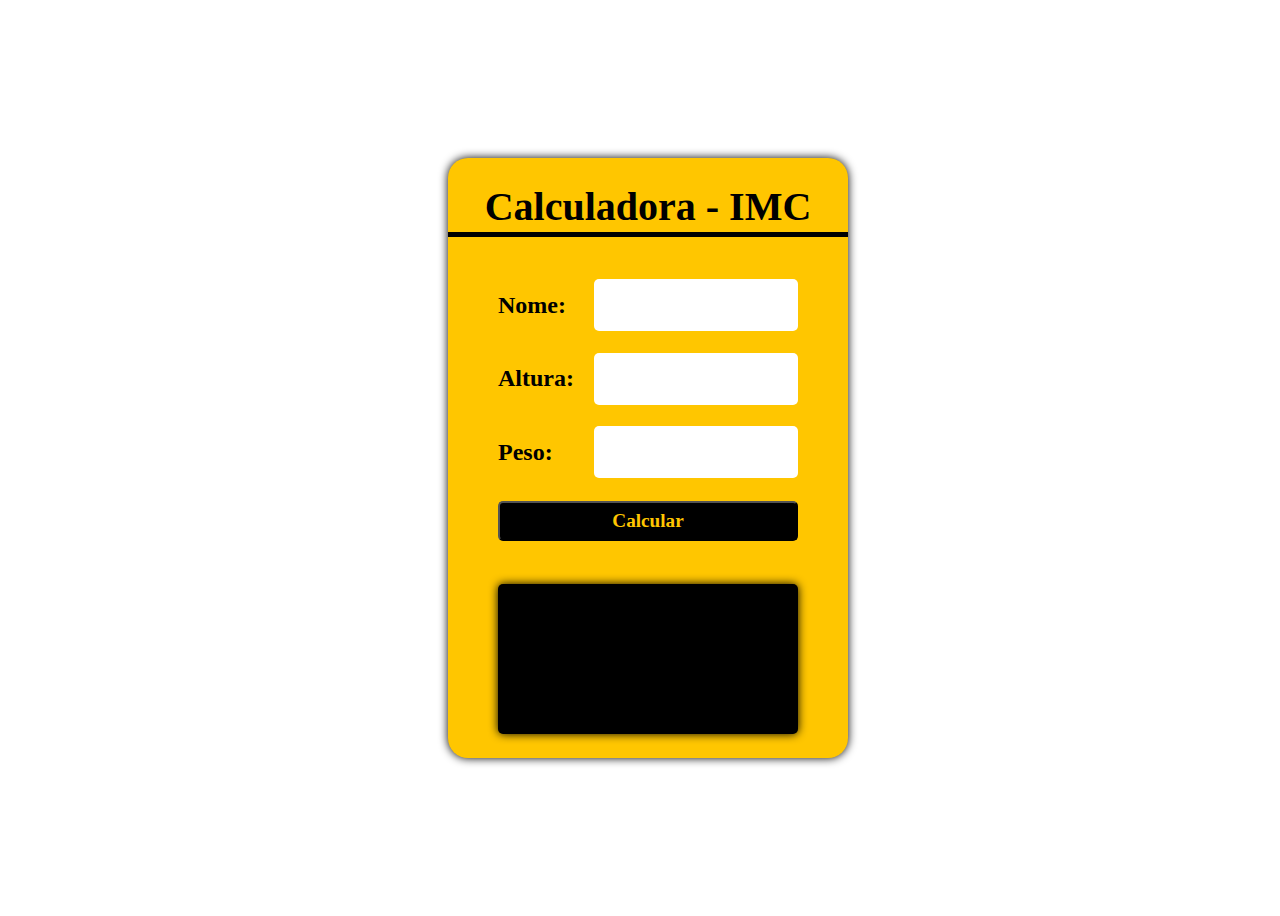
<file: 00-imc/index.html>
<!DOCTYPE html>
<html lang="en">
  <head>
    <meta charset="UTF-8">
    <meta name="viewport" content="width=device-width, initial-scale=1.0">
    <title>IMC</title>
    <link rel="stylesheet" href="style.css">
  </head>
  <body>
    <main>
      <div class="container">
        <div class="title"> Calculadora - IMC </div>
        <div class="input">
            <label>Nome:</label>
            <input type="text" id='nome'>
        </div>
        <div class="input">
            <label>Altura:</label>
            <input type="number" id='altura'>
        </div>
        <div class="input">
            <label>Peso:</label>
            <input type="number" id='peso'>
        </div>
        <button id='calcular'>Calcular</button>

        <div class="result" id='resultado'></div>
      </div>
    </main>
    <script src="./imc.js"></script>
  </body>
</html>
</file>
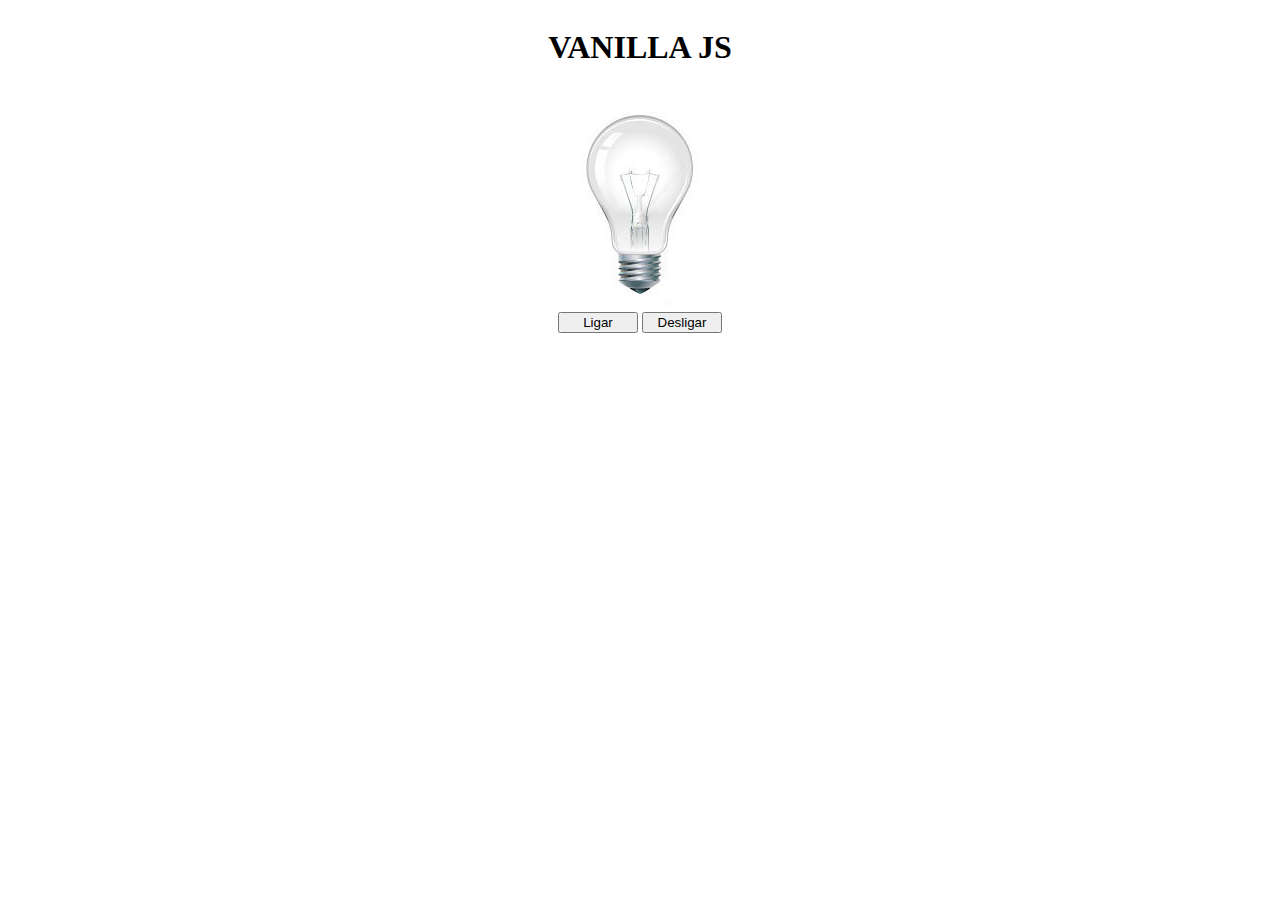
<file: 01-lamp/index.html>
<!DOCTYPE html>
<html lang="en">
<head>
    <meta charset="UTF-8">
    <meta name="viewport" content="width=device-width, initial-scale=1.0">
    <link rel="stylesheet" href="style.css">
    <title>Lâmpada</title>
</head>
<body>
    <header>
        <h1>VANILLA JS</h1>
    </header>
    <main>
        <div>
            <img src="./img/desligada.jpg" alt="Lâmpada" id='lamp'>
        </div>
        <div>
            <button id='turnOn'>Ligar</button>
            <button id='turnOff'>Desligar</button>
        </div>
    </main>
    <script src="./lampada.js"></script>
</body>
</html>
</file>
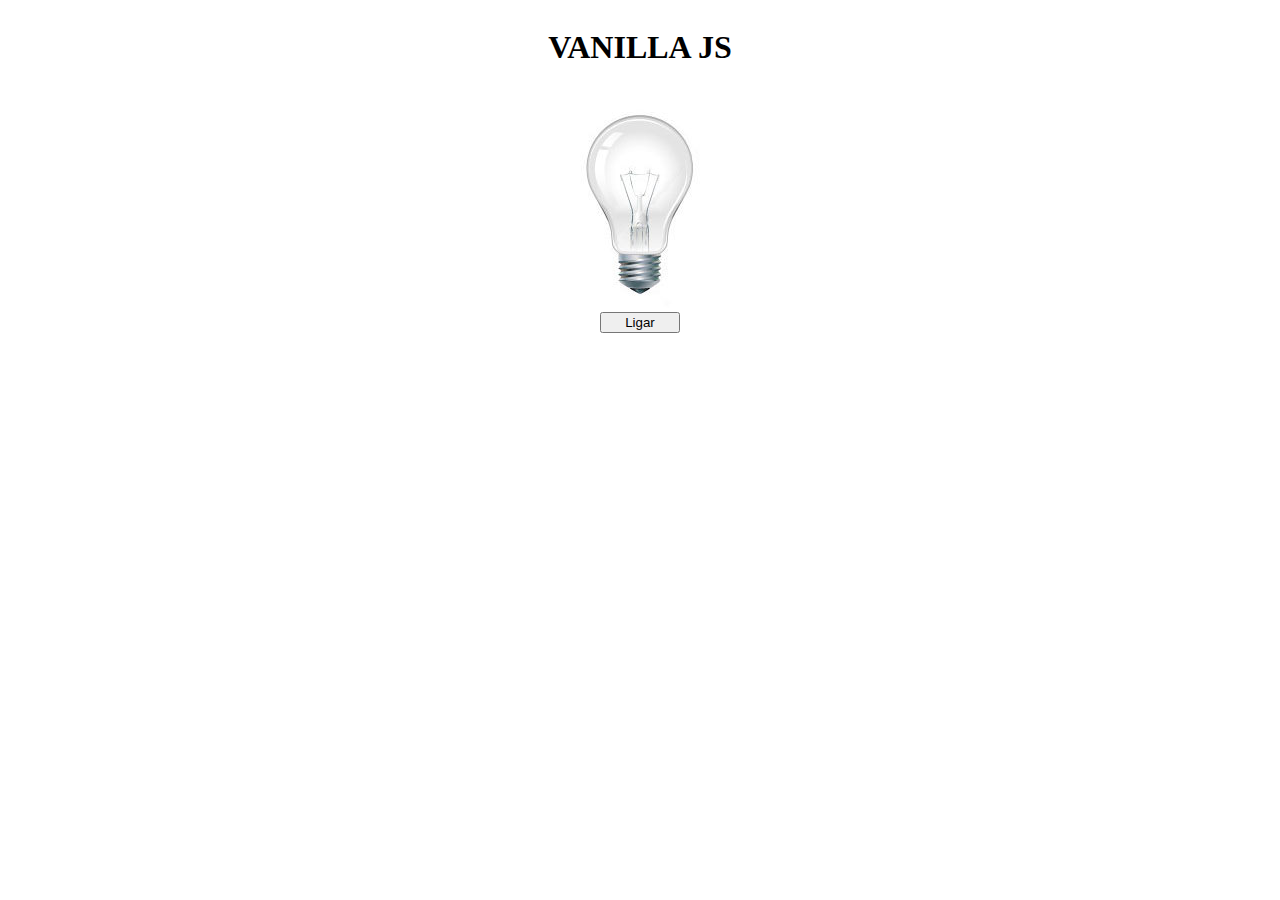
<file: 01-Solução lamp/index.html>
<!DOCTYPE html>
<html lang="en">
<head>
    <meta charset="UTF-8">
    <meta name="viewport" content="width=device-width, initial-scale=1.0">
    <link rel="stylesheet" href="style.css">
    <title>Lâmpada</title>
</head>
<body>
    <header>
        <h1>VANILLA JS</h1>
    </header>
    <main>
        <div>
            <img src="./img/desligada.jpg" alt="Lâmpada" id='lamp'>
        </div>
        <div>
            <button id='turnOnOff'>Ligar</button>
        </div>
    </main>
    <script src="./lampada.js"></script>
</body>
</html>
</file>
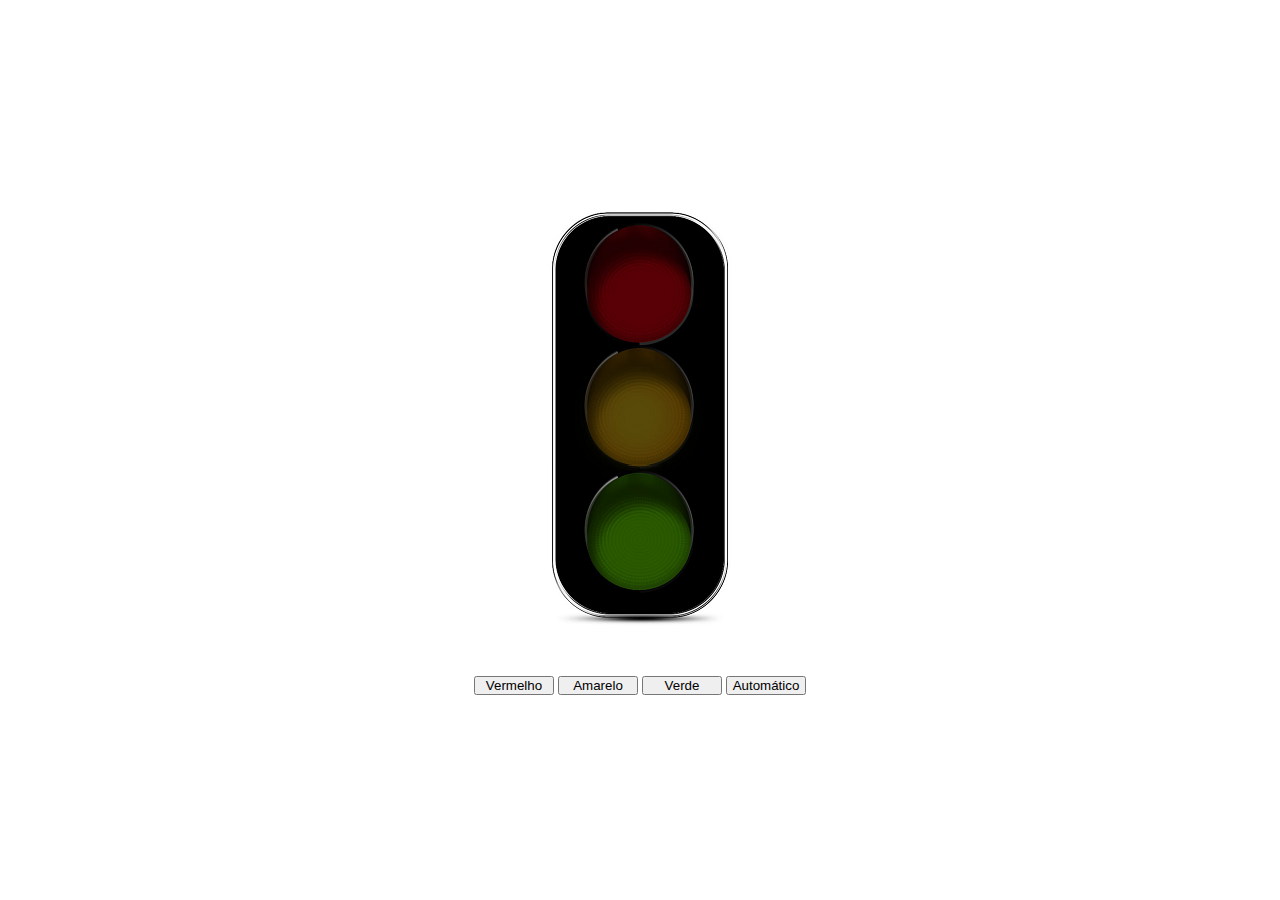
<file: 02-semaforo/index.html>
<!DOCTYPE html>
<html lang="pt-br">
<head>
    <meta charset="UTF-8">
    <meta name="viewport" content="width=device-width, initial-scale=1.0">
    <title>Semáforo</title>
    <link rel="stylesheet" href="style.css">
</head>
<body>
    <main>
        <div>
            <img src="./img/desligado.png" id='img' >
        </div>
        <div id='buttons'>
            <button id='red' class="button" >Vermelho</button>
            <button id='yellow' class="button" >Amarelo</button>
            <button id='green' class="button" >Verde</button>
            <button name='teste' id='automatic' class="button" >Automático</button>
        </div>
    </main>

    <script src="./semaforo.js"></script>
</body>
</html>
</file>
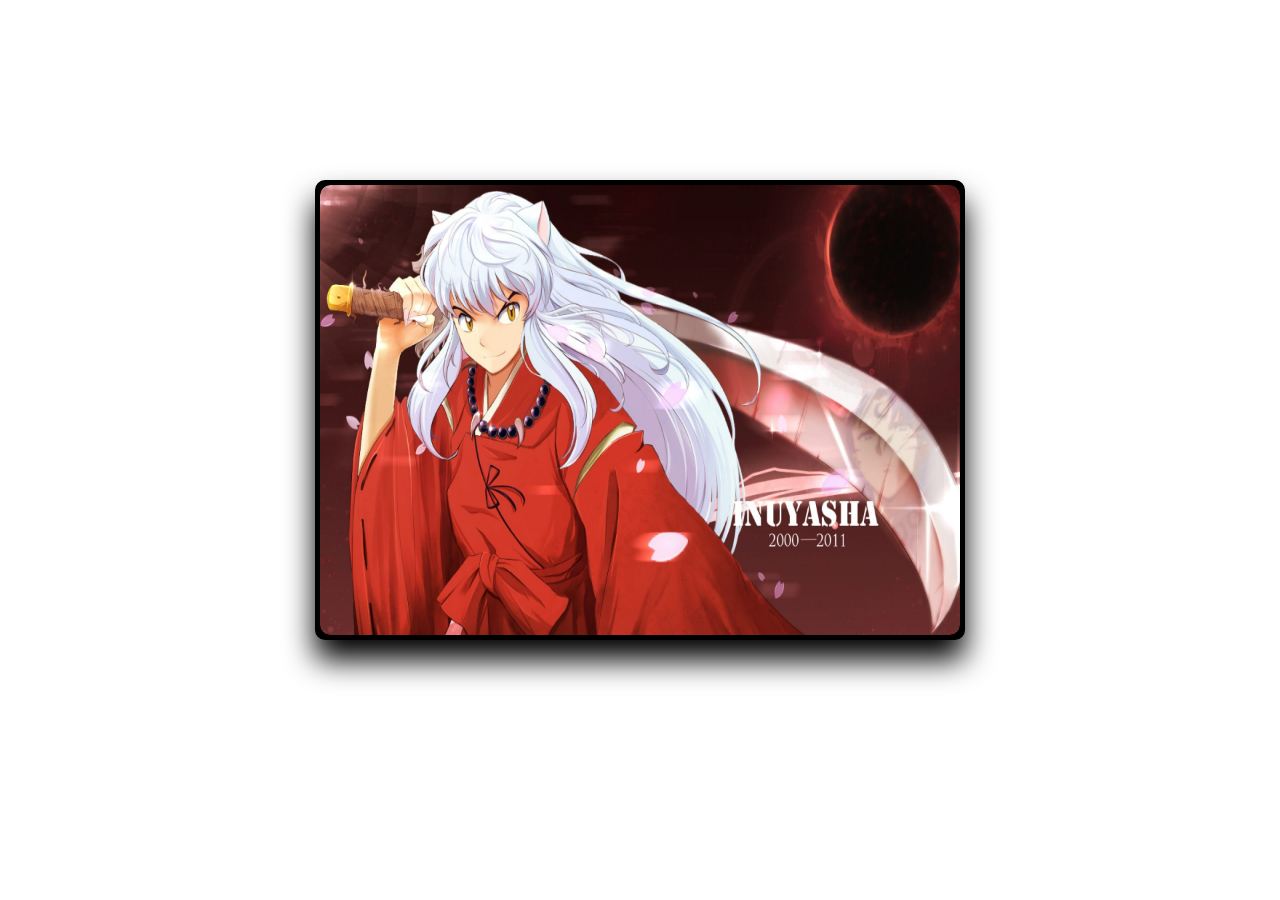
<file: 03-slideshow/index.html>
<!DOCTYPE html>
<html lang="pt-br">
<head>
    <meta charset="UTF-8">
    <meta name="viewport" content="width=device-width, initial-scale=1.0">
    <title>SLIDESHOW</title>
    <link rel="stylesheet" href="style.css">
</head>
<body>
    <div class="container-slide">
        <div class="action-button" id="previous">&laquo</div>
        <div class="container-items" id="container-items"></div>
        <div class="action-button" id="next">&raquo</div>
    </div>
    <script src="./slideShow.js"></script>
</body>
</html>
</file>
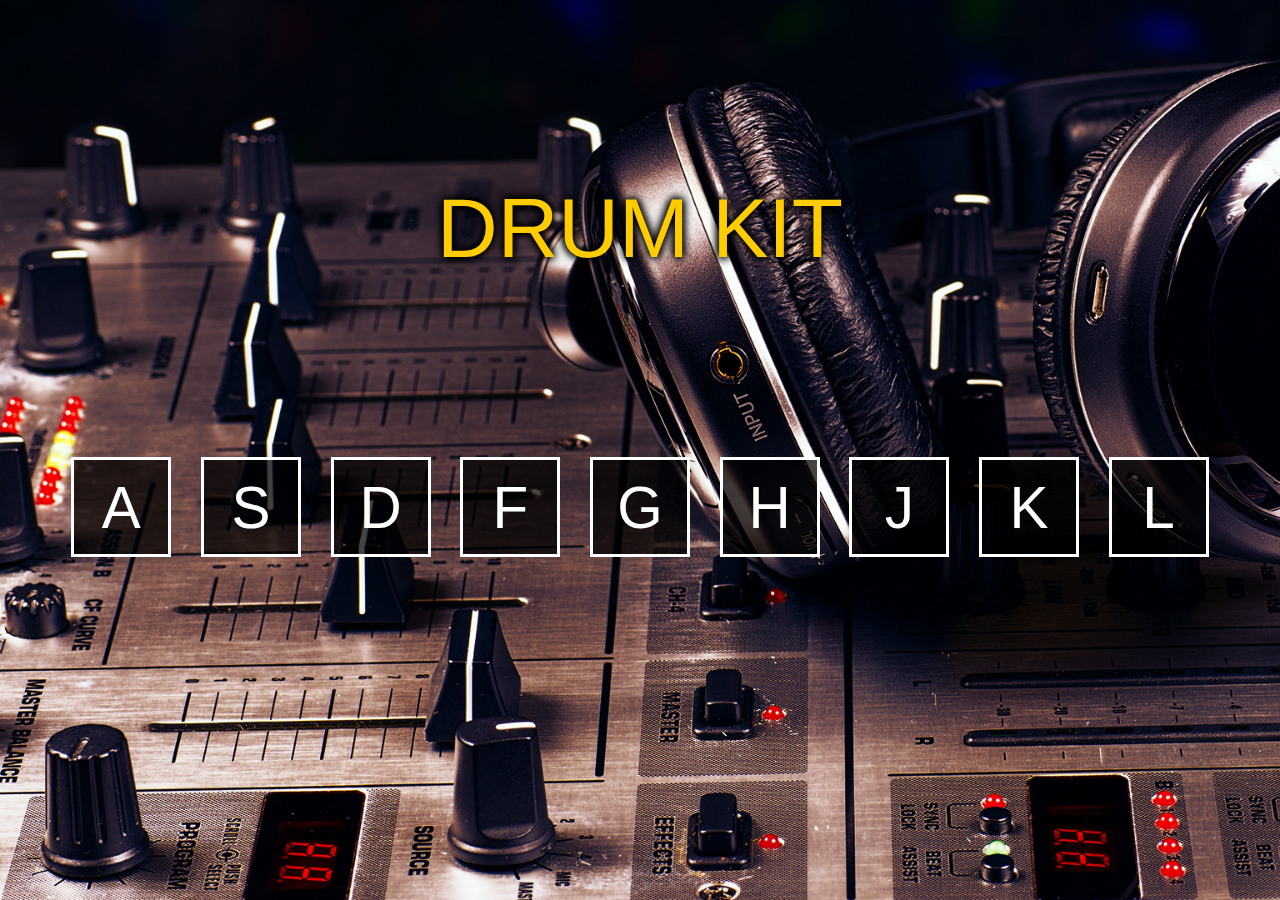
<file: 04-DRUM-KIT/index.html>
<!DOCTYPE html>
<html lang="pt-br">
    <head>
        <meta charset="UTF-8">
        <meta name="viewport" content="width=device-width, initial-scale=1.0">
        <link rel="stylesheet" href="style.css">
        <title>DRUM KIT</title>
    </head>
    <body>
        <main>
            <diV class="title">DRUM KIT</div> 
            <div class="container" id="container">
            </div>
            <script src="./index.js"></script>
        </main>
    </body>
</html>
</file>
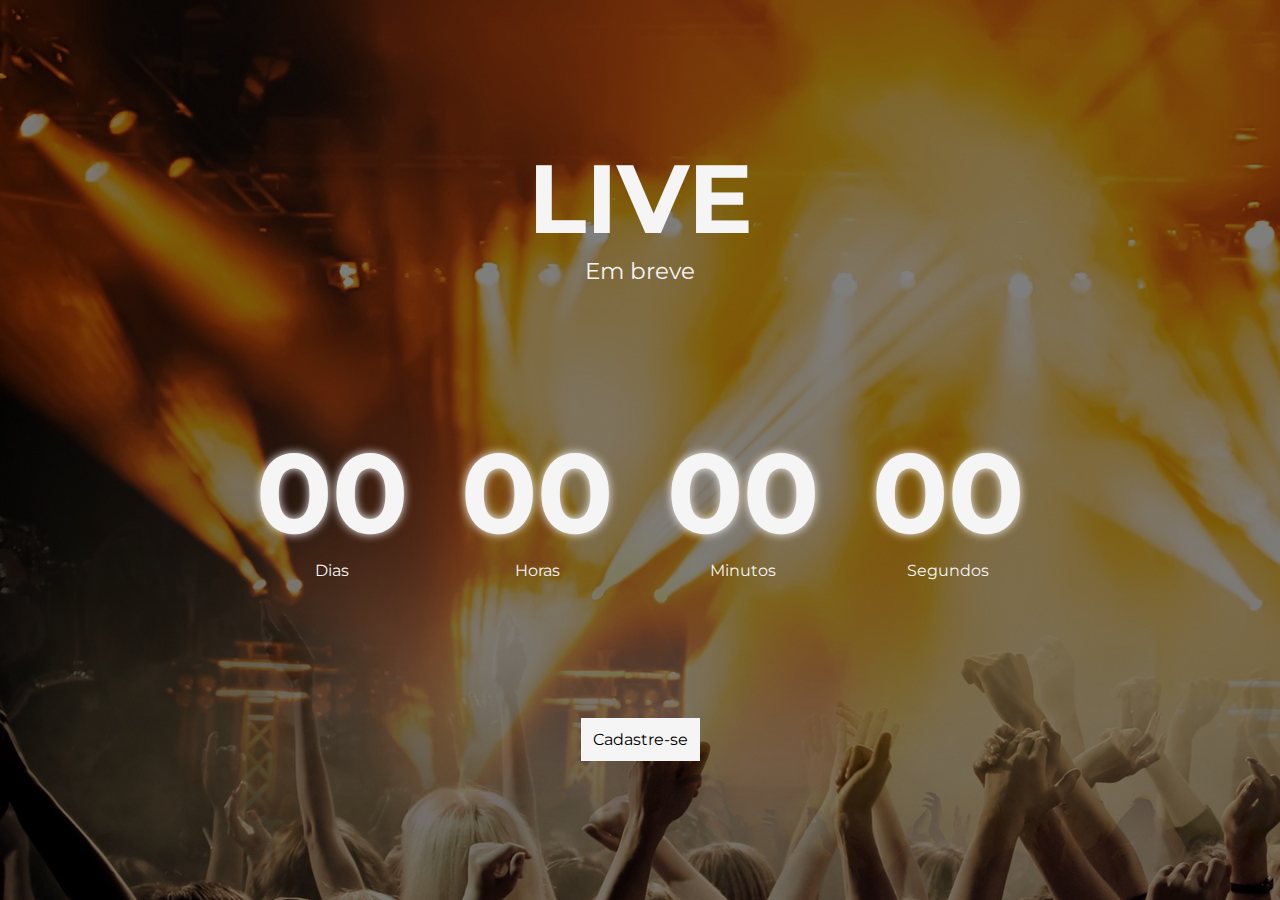
<file: 05-countdown/index.html>
<!DOCTYPE html>
<html lang="pt-br">
<head>
    <meta charset="UTF-8">
    <meta name="viewport" content="width=device-width, initial-scale=1.0">
    <link rel="stylesheet" href="style.css">
    <link href="https://fonts.googleapis.com/css2?family=Montserrat:wght@700&display=swap" rel="stylesheet">
    <title>Count Down</title>
</head>
<body>
    <div class="container">
        <div class='title'>
            <h1>LIVE</h1>
            <p>Em breve</p>
        </div>

        <div class="countdown">
            <div >
                <h1 id="dias">00</h1>
                <p>Dias</p>
            </div>
            <div>
                <h1 id="horas">00</h1>
                <p>Horas</p>
            </div>
            <div>
                <h1  id="minutos">00</h1>
                <p>Minutos</p>
            </div>
            <div>
                <h1 id="segundos">00</h1>
                <p>Segundos</p>
            </div>
        </div>

        <div class='button'>
            <p>Cadastre-se</p>
        </div>
    </div>

    <script src="./main.js"></script>
</body>
</html>
</file>
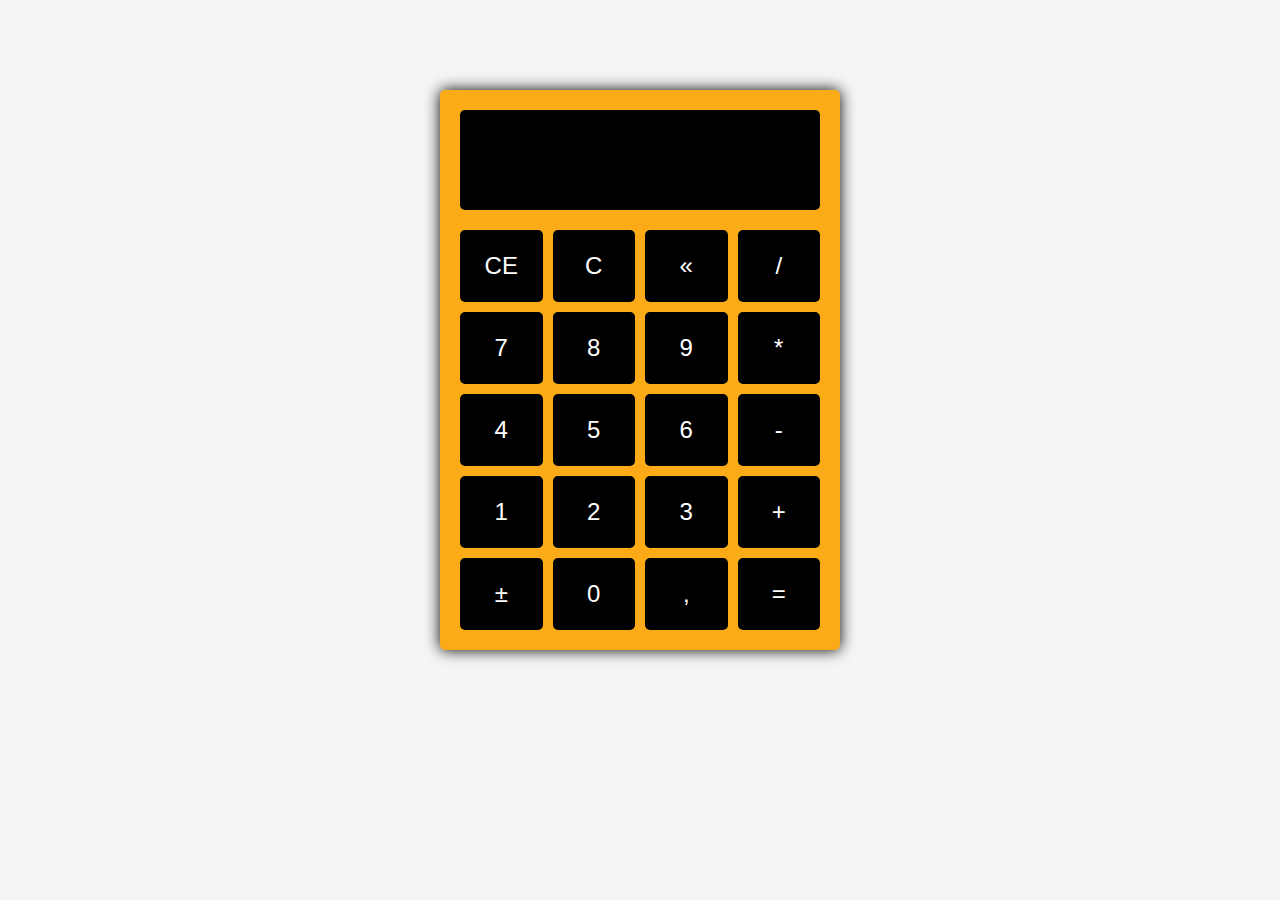
<file: 06-Calculadora/index.html>
<!DOCTYPE html>
<html lang="en">
<head>
    <meta charset="UTF-8">
    <meta name="viewport" content="width=device-width, initial-scale=1.0">
    <link rel="stylesheet" href="style.css">
    <title>calculadora</title>
</head>
<body>
    <div class="calculator">
        <div class="display" id="display"></div>
        <div class="calculator-buttons">
            <button id="limparDisplay">CE</button>
            <button id="limparCalculo">C</button>
            <button id="backspace">«</button>
            <button id="operadorDividir">/</button>
            <button id="tecla7">7</button>
            <button id="tecla8">8</button>
            <button id="tecla9">9</button>
            <button id="operadorMultiplicar">*</button>
            <button id="tecla4">4</button>
            <button id="tecla5">5</button>
            <button id="tecla6">6</button>
            <button id="operadorSubtrair">-</button>
            <button id="tecla1">1</button>
            <button id="tecla2">2</button>
            <button id="tecla3">3</button>
            <button id="operadorAdicionar">+</button>
            <button id="inverter">±</button>
            <button id="tecla0">0</button>
            <button id="decimal">,</button>
            <button id="igual">=</button>
        </div>
    </div>
    <script src="calculadora.js"></script>
</body>
</html>
</file>
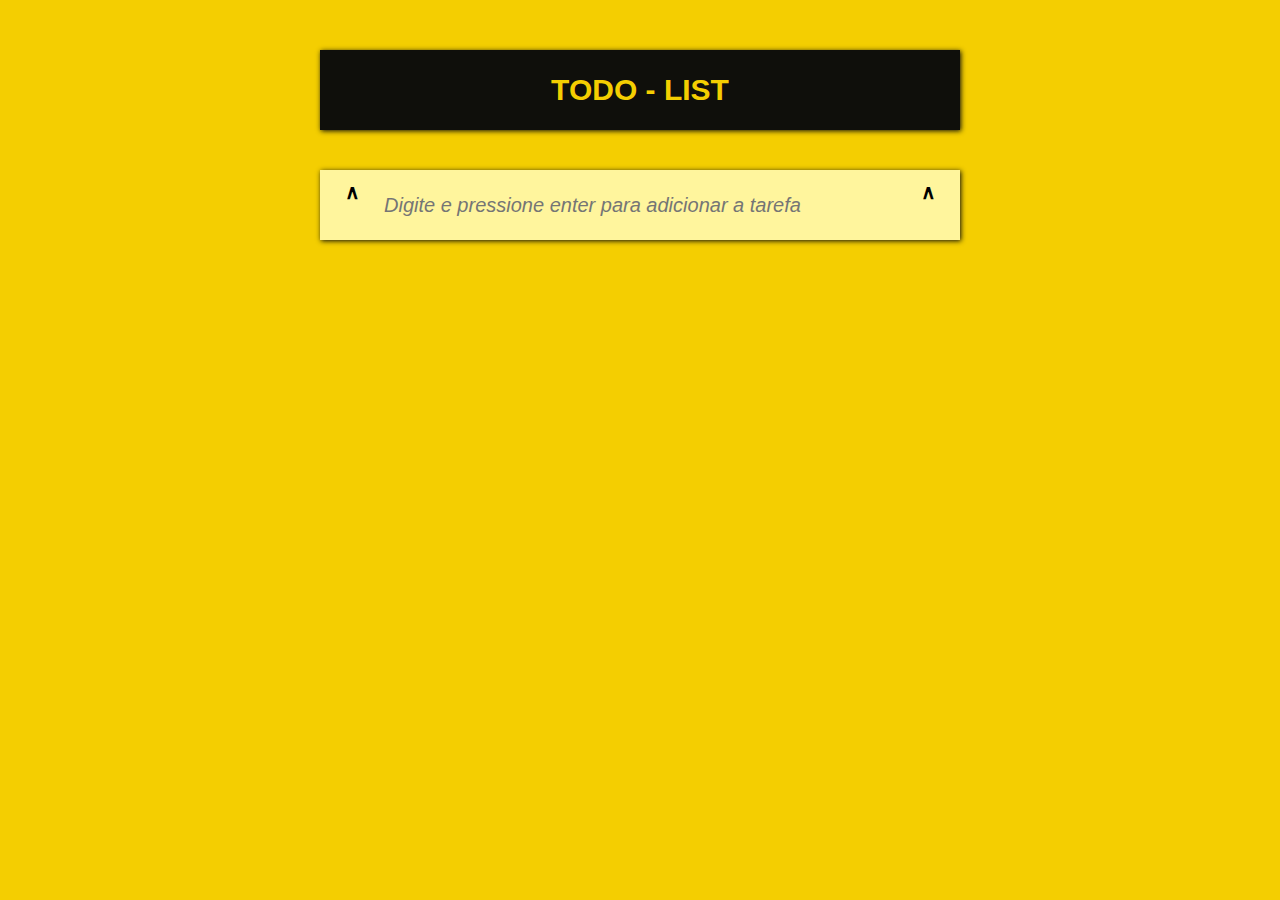
<file: 07-todo-List/index.html>
<!DOCTYPE html>
<html lang="pt-br">
<head>
    <meta charset="UTF-8">
    <meta name="viewport" content="width=device-width, initial-scale=1.0">
    <link rel="stylesheet" href="style.css">
    <title>todo-list</title>
</head>
<body>
    <div class="todo">
        <div class="todo__title">
            TODO - LIST
        </div>

        <div class="todo__list" id='todoList'>

        </div>

        <div class="todo__new-item" id="newItem">
            <div>&and;</div>
            <input type="text" placeholder="Digite e pressione enter para adicionar a tarefa">
            <div>&and;</div>
        </div>
    </div>
    <script src="app.js"></script>
</body>
</html>
</file>
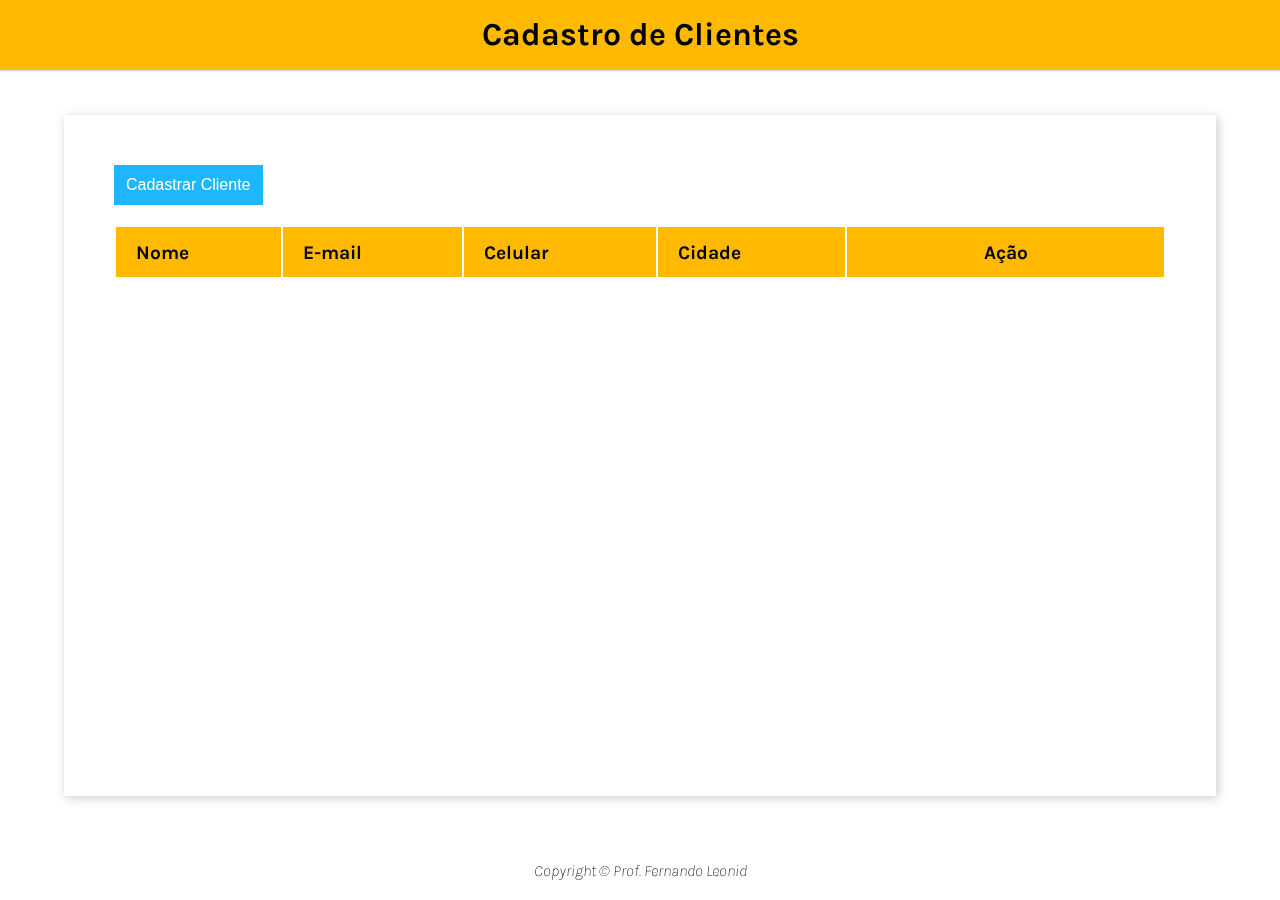
<file: 08-crud/index.html>
<!DOCTYPE html>
<html lang="pt-BR">

<head>
    <meta charset="UTF-8">
    <meta http-equiv="X-UA-Compatible" content="IE=edge">
    <meta name="viewport" content="width=device-width, initial-scale=1.0">
    <link rel="preconnect" href="https://fonts.gstatic.com">
    <link href="https://fonts.googleapis.com/css2?family=Karla:ital,wght@0,400;0,700;1,200;1,800&display=swap"
        rel="stylesheet">
    <link rel="stylesheet" href="css/main.css">
    <link rel="stylesheet" href="css/button.css">
    <link rel="stylesheet" href="css/records.css">
    <link rel="stylesheet" href="css/modal.css">
    <script src="main.js" defer></script>
    <title>CRUD</title>
</head>

<body>
    <header>
        <h1 class="header-title">Cadastro de Clientes</h1>
    </header>
    <main>
        <button type="button" class="button blue mobile" id="cadastrarCliente">Cadastrar Cliente</button>
        <table id="tableClient" class="records">
            <thead>
                <tr>
                    <th>Nome</th>
                    <th>E-mail</th>
                    <th>Celular</th>
                    <th>Cidade</th>
                    <th>Ação</th>
                </tr>
            </thead>
            <tbody>

            </tbody>
        </table>
        <div class="modal" id="modal">
            <div class="modal-content">
                <header class="modal-header">
                    <h2>Novo Cliente</h2>
                    <span class="modal-close" id="modalClose">&#10006;</span>
                </header>
                <form id="form" class="modal-form">
                    <input type="text" id="nome" data-index="new" class="modal-field" placeholder="Nome do Cliente"
                        required>
                    <input type="email" id="email" class="modal-field" placeholder="e-mail do Cliente" required>
                    <input type="text" id="celular" class="modal-field" placeholder="Celular do Cliente" required>
                    <input type="text" id="cidade" class="modal-field" placeholder="Cidade do Cliente" required>
                </form>
                <footer class="modal-footer">
                    <button id="salvar" class="button green">Salvar</button>
                    <button id="cancelar" class="button blue">Cancelar</button>
                </footer>
            </div>
        </div>
    </main>
    <footer>
        Copyright &copy; Prof. Fernando Leonid
    </footer>
</body>

</html>
</file>
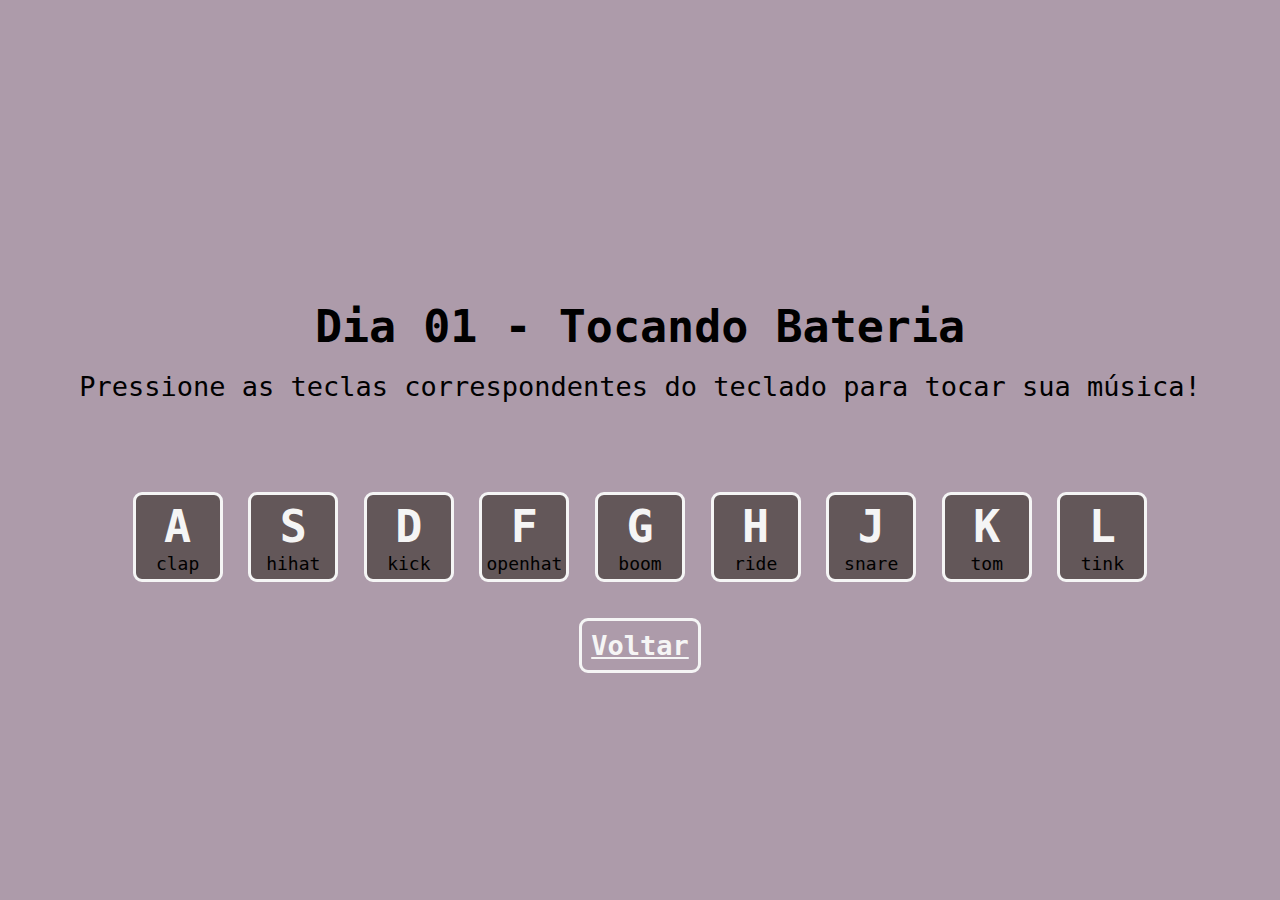
<file: desafio-30-dias-js/Dia 1/index.html>
<!DOCTYPE html>
<html lang="pt-br">

<head>
    <meta charset="UTF-8">
    <meta name="viewport" content="width=device-width, initial-scale=1.0">
    <title>.:Dia 1 - Bateria:.</title>

    <link rel="stylesheet" href="style.css">
</head>

<body>
    <h1>Dia 01 - Tocando Bateria</h1>
    <p>Pressione as teclas correspondentes do teclado para tocar sua música!</p>
    <div class="keys">
        <div data-key="65" class="key">
            <kbd>A</kbd>
            <span class="sound">clap</span>
        </div>
        <div data-key="83" class="key">
            <kbd>S</kbd>
            <span class="sound">hihat</span>
        </div>
        <div data-key="68" class="key">
            <kbd>D</kbd>
            <span class="sound">kick</span>
        </div>
        <div data-key="70" class="key">
            <kbd>F</kbd>
            <span class="sound">openhat</span>
        </div>
        <div data-key="71" class="key">
            <kbd>G</kbd>
            <span class="sound">boom</span>
        </div>
        <div data-key="72" class="key">
            <kbd>H</kbd>
            <span class="sound">ride</span>
        </div>
        <div data-key="74" class="key">
            <kbd>J</kbd>
            <span class="sound">snare</span>
        </div>
        <div data-key="75" class="key">
            <kbd>K</kbd>
            <span class="sound">tom</span>
        </div>
        <div data-key="76" class="key">
            <kbd>L</kbd>
            <span class="sound">tink</span>
        </div>
    </div>

    <a class="btn-inicio" href="../index.html">Voltar</a>

    <audio data-key="65" src="./sounds/clap.wav"></audio>
    <audio data-key="83" src="./sounds/hihat.wav"></audio>
    <audio data-key="68" src="./sounds/kick.wav"></audio>
    <audio data-key="70" src="./sounds/openhat.wav"></audio>
    <audio data-key="71" src="./sounds/boom.wav"></audio>
    <audio data-key="72" src="./sounds/ride.wav"></audio>
    <audio data-key="74" src="./sounds/snare.wav"></audio>
    <audio data-key="75" src="./sounds/tom.wav"></audio>
    <audio data-key="76" src="./sounds/tink.wav"></audio>

    <script src="./script.js"></script>
</body>

</html>
</file>
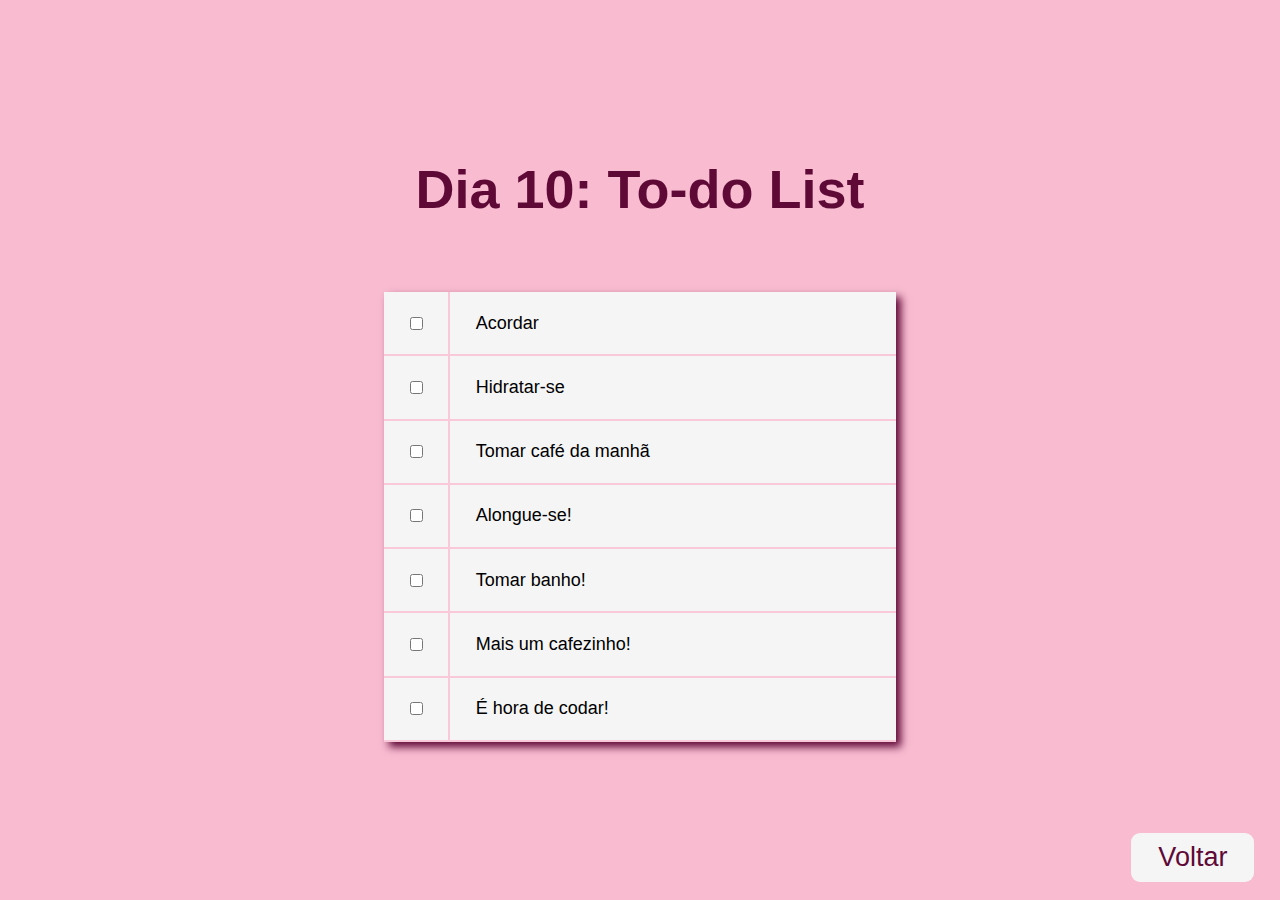
<file: desafio-30-dias-js/Dia 10/index.html>
<!DOCTYPE html>
<html lang="pt-br">

<head>
    <meta charset="UTF-8">
    <meta name="viewport" content="width=device-width, initial-scale=1.0">
    <title>.:Dia 10: To-do List:.</title>

    <link rel="stylesheet" href="style.css">
</head>

<body>
    <div class="container-title">
        <h1>Dia 10: To-do List</h1>
    </div>
    <div class="to-do-list">
        <div class="item">
            <input type="checkbox" name="to-do" id="item-1">
            <label for="item-1">Acordar</label>
        </div>
        <div class="item">
            <input type="checkbox" name="to-do" id="item-2">
            <label for="item-2">Hidratar-se</label>
        </div>
        <div class="item">
            <input type="checkbox" name="to-do" id="item-3">
            <label for="item-3">Tomar café da manhã</label>
        </div>
        <div class="item">
            <input type="checkbox" name="to-do" id="item-4">
            <label for="item-4">Alongue-se!</label>
        </div>
        <div class="item">
            <input type="checkbox" name="to-do" id="item-5">
            <label for="item-5">Tomar banho!</label>
        </div>
        <div class="item">
            <input type="checkbox" name="to-do" id="item-6">
            <label for="item-6">Mais um cafezinho!</label>
        </div>
        <div class="item">
            <input type="checkbox" name="to-do" id="item-7">
            <label for="item-7">É hora de codar!</label>
        </div>
    </div>
    <a class="btn-inicio" href="../index.html">Voltar</a>

    <script src="./script.js"></script>
</body>

</html>
</file>
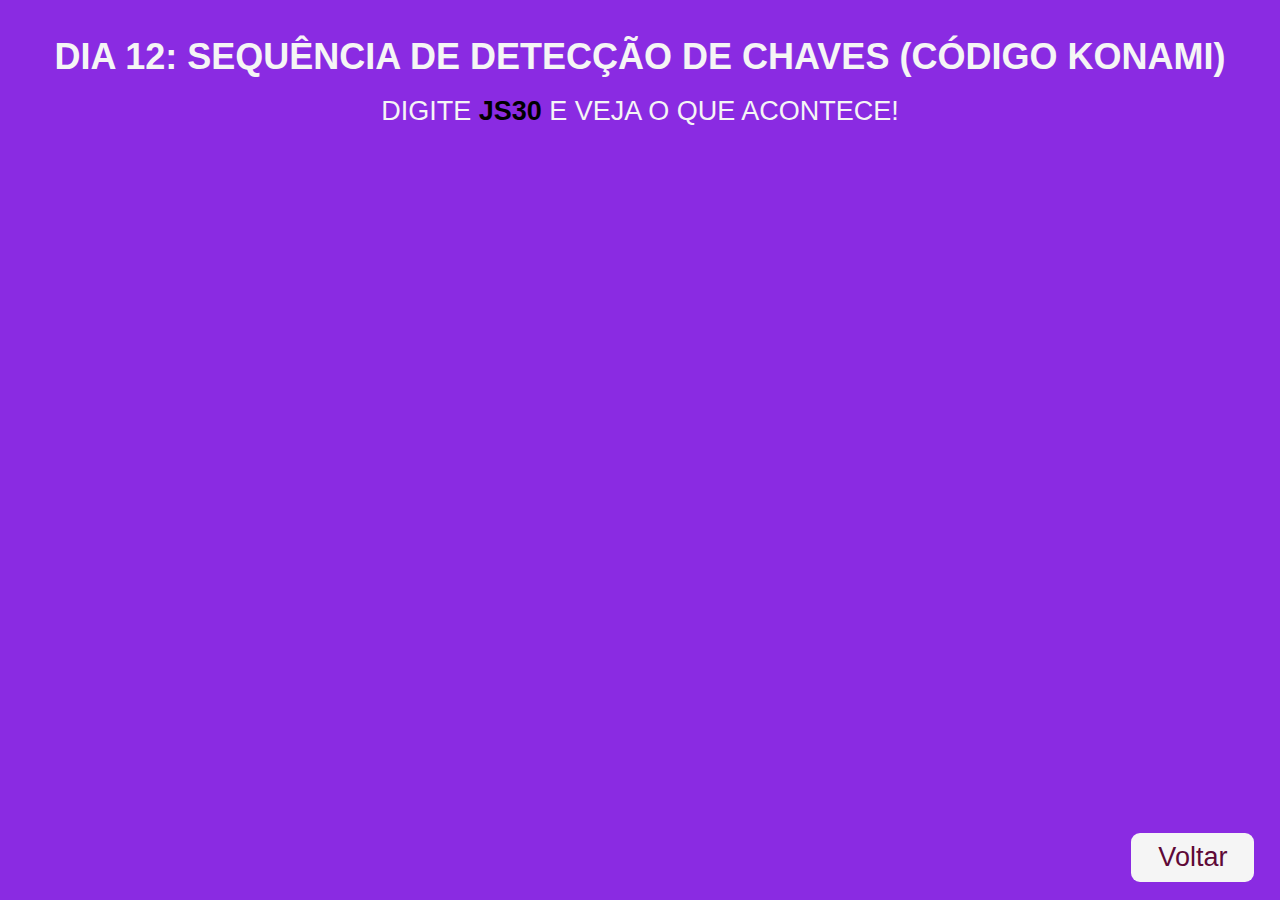
<file: desafio-30-dias-js/Dia 12/index.html>
<!DOCTYPE html>
<html lang="pt-br">

<head>
    <meta charset="UTF-8">
    <meta name="viewport" content="width=device-width, initial-scale=1.0">
    <title>.: Dia 12: Sequência de Detecção de Chaves (Código Konami):.</title>

    <link rel="stylesheet" href="style.css">

    <!-- Importando nossa animação! -->
    <script src="https://www.cornify.com/js/cornify.js"></script>
</head>

<body>
    <div class="container">
        <h1>Dia 12: Sequência de Detecção de Chaves (Código Konami)</h1>
        <p>Digite <strong>js30</strong> e veja o que acontece!</p>
    </div>

    <a class="btn-inicio" href="../index.html">Voltar</a>

    <script src="./script.js"></script>
</body>

</html>
</file>
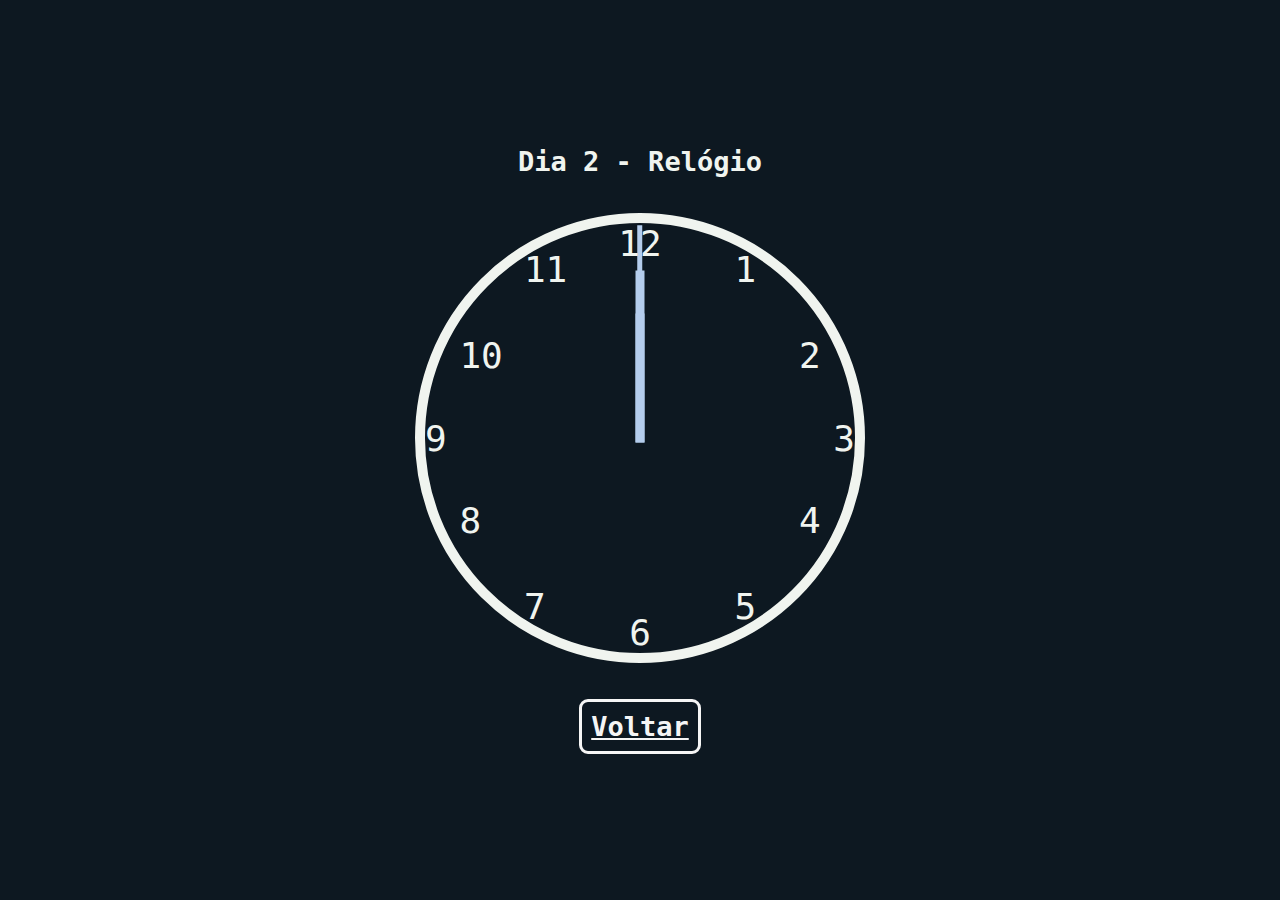
<file: desafio-30-dias-js/Dia 2/index.html>
<!DOCTYPE html>
<html lang="pt-br">

<head>
    <meta charset="UTF-8">
    <meta name="viewport" content="width=device-width, initial-scale=1.0">
    <title>.:Dia 2 - Relógio:.</title>

    <link rel="stylesheet" href="style.css">
</head>

<body>
    <h1>Dia 2 - Relógio</h1>
    <div class="clock">
        <div class="clock-face">
            <div class="clock-hour"></div>
            <div class="clock-minute"></div>
            <div class="clock-second"></div>
        </div>
    </div>
    <a class="btn-inicio" href="../index.html">Voltar</a>

    <script src="./script.js"></script>
</body>

</html>
</file>
<file: 00-imc/style.css>
main{
  display: flex;
  width: 100vw;
  height: 100vh;
  justify-content: center;
  align-items: center;

}

.container{
  display: flex;
  flex-direction: column;
  background: rgb(255,198,0);
  width: 400px;
  height: 600px;
  align-items: center;
  justify-content: space-evenly;
  border-radius: 20px;
  box-shadow: 0 0 10px black;
}

.title{
  display: flex;
  justify-content: center;
  align-items: center;
  width: 100%;
  height: 50px;
  font: bold 2.5rem serif;
  border-bottom: solid 5px black;
  margin-bottom: 20px;
}

.input {
  display: flex;
  width: 300px;
  height: 50px;
  justify-content: space-between;
  align-items: center;
}
.input input {
  width: 200px;
  height: 50px;
  border-radius: 5px;
  border:none;
  outline: 0;
  font: bold 1.5rem serif;
  text-align: center;
}

.input label {
  font: bold 1.5rem serif;
}

button{
  width: 300px;
  height: 40px;
  font: bold 1.2rem serif;
  background: #000;
  color: rgb(255,198,0);
  outline: none;
  border-radius: 5px;
  cursor: pointer;
}

.result{
  display: flex;
  margin-top: 20px;
  align-items: center;
  width: 300px;
  height: 150px;
  border-radius: 5px;
  font: italic 1.5rem serif;
  box-shadow: 0px 0px 10px black;
  background: #000;
  color: rgb(255,198,0);
  padding: 20px;
  box-sizing: border-box;
  user-select: none;
}
</file>
<file: 01-lamp/style.css>
header,
main {
    display: flex;
    flex-direction: column;
    align-items: center;
}
button {
    width: 80px;
}
</file>
<file: 01-Solução lamp/style.css>
header, main {
    display: flex;
    flex-direction: column;
    align-items: center;
}
button{
    width: 80px;
}
</file>
<file: 02-semaforo/style.css>
*{
    margin: 0;
    padding: 0;
    box-sizing: border-box;
}

main {
    display: flex;
    height: 100vh;
    flex-direction: column;
    align-items: center;
    justify-content: center;
    gap: 5vh;
}
.button {
    width: 80px;
}
</file>
<file: 03-slideshow/style.css>
* {
    margin: 0;
    padding: 0;
}

.container-slide{
    display: flex;
    justify-content: space-between;
    width: 50vw;
    height: 50vh;
    background-color: black;
    margin: 20vh auto;
    border-radius: 10px;
    box-shadow: 0 20px 30px black;
    border: 5px solid black;
}

.container-items {
    position: absolute;
    display: flex;
    width: 50vw;
    height: 50vh;
    border-radius: 10px;
    overflow: hidden;
}

.item {
    width: 50vw;
    height: 50vh;
    transition: all 1s;
}
.item:first-child{
    margin-left: -100%;
}

.item img {
    width: 50vw;
    height: 50vh;
    border-radius: 10px;
}

.action-button{
    font: bold 30px sans-serif;
    display: flex;
    justify-content: center;
    align-items: center;
    width: 50px;
    color: #00000000;
    user-select: none;
    z-index: 1;
}
.action-button:hover{
    color: white;
    background-color: #00000055;
    border-radius: 10px;
    cursor: pointer;
    transition: all 1s;
}
</file>
<file: 04-DRUM-KIT/style.css>
*{
    margin: 0;
    padding:0;
    box-sizing: border-box;
}

body{
    background-image: url('./img/back.jpg');
    background-size: cover;
    width: 100vw;
    height: 100vh;
    font-family: 'Open Sans', sans-serif;
}

main{
    display: flex;
    flex-direction: column;
}

.title{
    color: #ffcc00;
    margin: 20vh auto;
    font-size: calc(5vw + 20px);
    text-shadow: 0 0 10px black,
                 0 0 10px black,
                 0 0 10px black;
}

.container{
    width: 90vw;
    height: 100px;
    margin: 0 auto;
    display: flex;
    flex-wrap: wrap;
    align-items: center;
    justify-content: space-around;
    gap: 15px;
}
.key{
    display: flex;
    width: 100px;
    height: 100px;
    align-items: center;
    justify-content: center;
    background-color: #000000BB;
    color: white;
    font-size: calc(3vw + 20px);
    border: 3px solid white;
    user-select: none;
    cursor: pointer;
    transition: transform .2s;
}

.active{
    transform: scale(1.3);
    border-color: #ffcc00;
    box-shadow: 0 0 50px #ffcc00;
}
</file>
<file: 05-countdown/style.css>
*{
    margin:0;
    padding: 0;
    box-sizing: border-box;
}

body{
    background-image: url('./bg.jpg');
    color: whitesmoke;
    font-family: 'Montserrat', sans-serif;
    user-select: none;
}

.container{
    display: flex;
    flex-direction: column;
    width: 100vw;
    height: 100vh;
    align-items: center;
    justify-content: space-evenly;
    text-align: center;
    background-color: #00000080;
}

.title {
    font-size: calc(10px + 3vw);
}

.title p {
    font-size: calc(10px + 1vw);
}

.countdown{
    display: flex;
    width: 60vw;
    justify-content: space-between;
    flex-wrap: wrap;
}

.countdown h1{
    font-size: calc(10px + 8vw);
    text-shadow: 0 0 10px  whitesmoke;
}

.button{
    background-color: whitesmoke;
    color: black;
    padding: 10px;
    cursor: pointer;
    border: solid 2px whitesmoke;
}

.button:hover {
    background-color: black;
    color: whitesmoke;
}
</file>
<file: 06-Calculadora/style.css>
* {
    margin: 0;
    padding: 0;
    box-sizing: border-box;
}

body{
    background-color: whitesmoke;
    padding: 90px 0;
}

.calculator {
    width: 400px;
    margin: 0 auto;
    background-color: #FBAB18;
    padding: 20px;
    border-radius: 5px;
    box-shadow: 0 0 15px black;
}

.display{
    display: flex;
    justify-content: flex-end;
    width: 100%;
    height: 100px;
    margin-bottom: 20px;
    padding: 15px;
    background-color: black;
    color: white;
    font: normal 4rem serif;
    overflow: hidden;
    border-radius: 5px;
}

.calculator-buttons{
    display: grid;
    grid-template-columns: 1fr 1fr 1fr 1fr;
    grid-gap: 10px;
}

.calculator button{
    background-color: black;
    color: white;
    padding: 20px;
    border-radius: 5px;
    font-size: 1.5rem;
    outline: none;
    cursor: pointer;
    border: 2px solid black;
}

button:hover{
    background-color: #FBAB18;
    color: black;
}
</file>
<file: 07-todo-List/style.css>
:root {
    --primary-color: #F4CE01;
    --secondary-color: #0F0F0B;
}

* {
    margin: 0;
    padding: 0;
    box-sizing: border-box;
}
html {
    font-size: 62.5%;
}

body {
    background-color: var(--primary-color);
    font: bold 2rem 'Open Sans', sans-serif;
}

.todo {
    display: flex;
    width: 50vw;
    flex-direction: column;
    align-items: center;
    margin: 0 auto;
    gap: 15px;
}

.todo__title {
    display: flex;
    background-color: var(--secondary-color);
    width: 100%;
    height: 80px;
    justify-content: center;
    align-items: center;
    margin-top: 50px;
    box-shadow: 1px 1px 5px var(--secondary-color);
    font-size: 3rem;
    color: var(--primary-color);
}

.todo__list {
    display: flex;
    width: 100%;
    flex-direction: column;
    gap: 10px;
}

.todo__item{
    display: flex;
    width: 100%;
    height: 60px;
    justify-content: space-between;
    align-items: center;
    padding: 5px;
    box-shadow: 1px 1px 5px var(--secondary-color);
}
.todo__item > div {
    width: 80%;
}
.todo__item:hover {
    cursor: pointer;
    transition: all .5s ease;
    background-color: var(--secondary-color);
    color: var(--primary-color);
}


.todo__item > input[type='text'] {
    border: none;
    width: 80%;
    font: inherit;
}

.todo__item > input[type='button'],
.todo__item > input[type='checkbox'] {
    width: 30px;
    height: 30px;
    font: inherit;
}


.todo__item > input[type='checkbox']:checked  + div {
    text-decoration:line-through;
}

.todo__new-item{
    display: flex;
    background-color: #fff59d;
    width: 100%;
    height: 70px;
    justify-content: space-evenly;
    padding: 10px 0;
    box-shadow: 1px 1px 5px var(--secondary-color);
    margin: 10px;
    font: inherit;
}

.todo__new-item > input{
    background-color: #fff59d;
    border: none;
    width: 80%;
    outline: none;
    font: inherit;
}

.todo__new-item > input::placeholder {
    font-style: italic;
    font-weight: normal;
}
</file>
<file: 08-crud/css/main.css>
*{
    padding: 0;
    margin: 0;
    box-sizing: border-box;
}

:root{
    --primary-color: #FFBA00;
    --secundary-color: #FFF1CC;
    --shadow-color: #CCC;
    --text-color: #FFF;
}

body{
    min-height: 100vh;
    display: flex;
    flex-direction: column;
    font-family: 'karla', sans-serif;
    position:relative;
}

header{
    background-color: var(--primary-color);
    height: 70px;
    text-align: center;
    line-height: 70px;
    box-shadow: 0 1px 2px var(--shadow-color);
}

.header-title{
    color: black;
    font-size: 2rem;
}

main{
    flex-grow: 1;
    display: flex;
    flex-direction: column;
    align-items: flex-start;
    width: 90%;
    margin: 5vh auto;
    padding: 50px;
    box-shadow: 2px 2px 10px var(--shadow-color);
    gap: 20px;
}

footer{
    width:100;
    text-align: center;
    font-weight: 200;
    font-style: italic;
    padding: 20px;
}

@media (max-width:480px){
    header{
        position:fixed;
        width:100%;
    }
    .header-title{
        font-size: 1.5rem;
    }

    main{
        padding: 0;
        margin: 20px 0 0 0;
        width:100%;
        box-shadow: none;
    }
}
</file>
<file: 08-crud/css/button.css>
.button{
    border-style: none;
    height: 40px;
    padding: 6px 12px;
    background-color: black;
    color: white;
    font-size: 1rem;
    cursor: pointer;
    transition: box-shadow .6s ease;
}

.button.blue{
    background-color: #1FB6FF;
}

button.green{
    background-color: #13CE66;
}

button.red{
    background-color: #FF4949;
}

.button:hover{
    box-shadow: inset 200px 0 0 #00000055;
}

@media(max-width:480px){
    .button.mobile{
        color:transparent;
        font-size:0;
        width:50px;
        height:50px;
        border-radius: 50%;
        position:fixed;
        top: 90vh;
        left: 80vw;
    }
    .button.mobile::before{
        content: "+";
        color:black;
        font-size:2rem;
        width:100%;
        height:100%;
    }
}
</file>
<file: 08-crud/css/records.css>
.records{
    width: 100%;
    user-select: none;
    text-align: left;
}

.records th{
    height: 50px;
    background-color: var(--primary-color);
    padding-left: 20px;
    font-size: 1.2rem;    
}
.records td{
    height: 50px;
    padding-left: 20px;
}

.records th:last-child,
.records td:last-child{
    padding: 0;
    min-width: 140px;
    text-align: center;
}

.records tr:hover{
    background-color: var(--secundary-color);
}

@media(max-width:480px){
    .records{
        border-spacing: 5px;
    }
    .records thead{
        display:none;
    }
    .records tr{
        box-shadow: 0 1px 3px var(--shadow-color);
    }
    .records td:not(:first-child){
        display:flex;
        justify-content: space-between;
        padding: 0 20px;
    }

    .records td{
        margin:10px 0;
    }

    .records tr:hover{
        background-color: inherit;
    }
}
</file>
<file: 08-crud/css/modal.css>
.modal{
    position: fixed;
    top:0;
    left:0;
    width: 100%;
    height: 100%;
    background: #00000090;
    opacity: 0;
    z-index: -1;
}

.modal.active{
    opacity: 1;
    z-index: 1;
}

.modal-content{
    display: flex;
    flex-direction: column;
    gap:20px;
    width: 50vw;
    margin: 15vh auto;
    padding-bottom: 20px;
    background-color: white;
    box-shadow: 1px 1px 10px black;
}

.modal-header{
    display: flex;
    position: relative;
    justify-content: center;
    height: 40px;
    line-height: 40px;
    font-size: 1rem;
}



.modal-close{
    position: absolute;
    right: 0;
    display: block;
    width: 40px;
    height: 40px;
    text-align: center;
    user-select: none;
    cursor: pointer;
}

.modal-close:hover{
    background-color: #FF4949;
    color: white;
}

.modal-form{
    display: flex;
    justify-content: space-between;
    flex-wrap: wrap;
    gap: 20px;
    padding: 0 20px;
}

.modal-field{
    width: calc(50% - 10px);
    height: 40px;
    outline-style: none;
    border-style: none;
    box-shadow: 0 0 2px black;
    padding: 0 10px;
    font-size:1rem;
}

.modal-field:focus{
    border: 2px solid var(--primary-color);
    box-shadow: 0 0 3px var(--primary-color);
}


.modal-footer{
    background-color: inherit;
    text-align: right;
    padding: 0 20px;
}

@media (max-width:480px){
    .modal{
        top:100%;
        transition: all 1s ease;
    }
    .modal.active{
        top:0;
    }
    .modal-content{
        margin:0;
        width:100%;
        position:fixed;
    }
    .modal-field{
        width:100%;
    }
}
</file>
<file: desafio-30-dias-js/Dia 1/style.css>
*{
    box-sizing: border-box;
    margin: 0;
    padding: 0;
}

body{
    align-items: center;
    background-color: #AD9BAA;
    display: flex;
    flex-direction: column;
    height: 100vh;
    justify-content: center;
}

h1{
    font: bold 5vh monospace;
    margin: 8vh 0 2vh;
    text-align: center;
}

p{
    font: normal 3vh monospace;
    text-align: center;
}

.keys{
    align-items: center;
    display: flex;
    justify-content: center;
    margin-top: 10vh;
}

.active{
    box-shadow: 0 0 40px #A33B20;
    transform: scale(1.1);
}

.key{
    align-items: center;
    background-color: rgba(25, 19, 8, 0.5);
    border: 3px solid whitesmoke;
    border-radius: 1vh;
    display: flex;
    flex-direction: column;
    height: 10vh;
    justify-content: center;
    margin: 0 1vw;
    transition: 0.1s;
    width: 10vh;
}

.key kbd{
    color: whitesmoke;
    font: bold 5vh monospace;
}

.key span{
    font: normal 2vh monospace;
}

.btn-inicio{
    border: 3px solid whitesmoke;
    border-radius: 1vh;
    color: whitesmoke;
    font: bold 3vh monospace;
    margin-top: 4vh;
    padding: 1vh;
    transition: 0.03s;
}

.btn-inicio:hover{
    box-shadow: 0 0 20px #A33B20;
}
</file>
<file: desafio-30-dias-js/Dia 10/style.css>
*{
    box-sizing: border-box;
    font-family: Arial, Helvetica, sans-serif;
    margin: 0;
    padding: 0;
}

body{
    align-items: center;
    background-color: #f8bbd0;
    display: flex;
    flex-direction: column;
    height: 100vh;
    justify-content: center;
}

.container-title{
    color: #5f0937;
    font-size: 3vh;
} 

.to-do-list{
    background-color: whitesmoke;
    box-shadow: 5px 5px 8px #5f0937;
    display: grid;
    grid-template-columns: 1fr;
    height: 50vh;
    margin-top: 8vh;
    width: 40vw;
}

.item{
    align-items: center;
    border-bottom: 2px solid #f9c8d9;
    display: flex;
    font-size: 2vh;
    padding-left: 2vw;
}

label{
    align-items: center;
    border-left: 2px solid #f9c8d9;
    display: flex;
    height: 100%;
    margin-left: 2vw;
    padding-left: 2vw;
}

input:checked + label{
    text-decoration: line-through;
}

.btn-inicio{
    background-color: whitesmoke;
    border-radius: 1vh;
    bottom: 2vh;
    color:  #5f0937;
    font-size: 3vh;
    padding: 1vh 3vh;
    position: absolute;
    right: 2vw;
    text-decoration: none;
    transition: 0.03s;
}

.btn-inicio:hover{
    box-shadow: 5px 5px 8px #5f0937;
}
</file>
<file: desafio-30-dias-js/Dia 12/style.css>
*{
    box-sizing: border-box;
    margin: 0;
    padding: 0;
}

body{
    font-family: Arial, Helvetica, sans-serif;
    background-color: blueviolet;
}

.container{
    color: whitesmoke;
    margin: 4vh 0 0;
    text-align: center;
    text-transform: uppercase;
}

h1{
    font-size: 4vh;
}

p{
    font-size: 3vh;
    margin-top: 2vh;
}

p strong{
    color: black;
}

.btn-inicio{
    background-color: whitesmoke;
    border-radius: 1vh;
    bottom: 2vh;
    color:  #5f0937;
    font-size: 3vh;
    padding: 1vh 3vh;
    position: absolute;
    right: 2vw;
    text-decoration: none;
    transition: 0.03s;
}

.btn-inicio:hover{
    box-shadow: 5px 5px 8px #5f0937;
}
</file>
<file: desafio-30-dias-js/Dia 2/style.css>
*{
    box-sizing: border-box;
    margin: 0;
    padding: 0;
}

body{
    align-items: center;
    background-color: #0D1821;
    display: flex;
    flex-direction: column;
    height: 100vh;
    justify-content: center;
}

h1{
    color: #F0F4EF;
    font: bold 3vh monospace;
    margin-bottom: 4vh;
}

.clock-face{
    border: 10px solid #F0F4EF;
    border-radius: 50%;
    height: 50vh;
    position: relative;
    width: 50vh;
}

.clock-hour, .clock-minute, .clock-second{
    background-color: #B4CDED;
    height: 1vh;
    position: absolute;
    top: 50%;
    transition: all 0.05s;
    transition-timing-function: cubic-bezier(0.1, 2.7, 0.58, 1);
    transform: rotate(90deg);
    transform-origin: 100%;
}

.clock-second{
    height: 0.5vh;
    left: 0;
    width: 50%;
}

.clock-minute{
    left: 10%;
    width: 40%;
}

.clock-hour{
    left: 20%;
    width: 30%;
}

.number{
    color: #F0F4EF;
    font: normal 4vh monospace;
    position: absolute;
}

.number:nth-child(4){
    right: 23%;
    top: 6%;
}

.number:nth-child(5){
    right: 8%;
    top: 26%;
}

.number:nth-child(6){
    right: 0;
    top: 50%;
    transform: translateY(-50%);
}

.number:nth-child(7){
    bottom: 26%;
    right: 8%;
}

.number:nth-child(8){
    bottom: 6%;
    right: 23%;
}

.number:nth-child(9){
    bottom: 0;
    left: 50%;
    transform: translateX(-50%);
}

.number:nth-child(10){
    bottom: 6%;
    left: 23%;
}

.number:nth-child(11){
    bottom: 26%;
    left: 8%;
}

.number:nth-child(12){
    left: 0;
    top: 50%;
    transform: translateY(-50%);
}

.number:nth-child(13){
    left: 8%;
    top: 26%;
}

.number:nth-child(14){
    left: 23%;
    top: 6%;
}

.number:nth-child(15){
    left: 50%;
    top: 0;
    transform: translateX(-50%);
}

.btn-inicio{
    border: 3px solid whitesmoke;
    border-radius: 1vh;
    color: whitesmoke;
    font: bold 3vh monospace;
    margin-top: 4vh;
    padding: 1vh;
    transition: 0.03s;
}

.btn-inicio:hover{
    box-shadow: 0 0 20px #A33B20;
}
</file>
